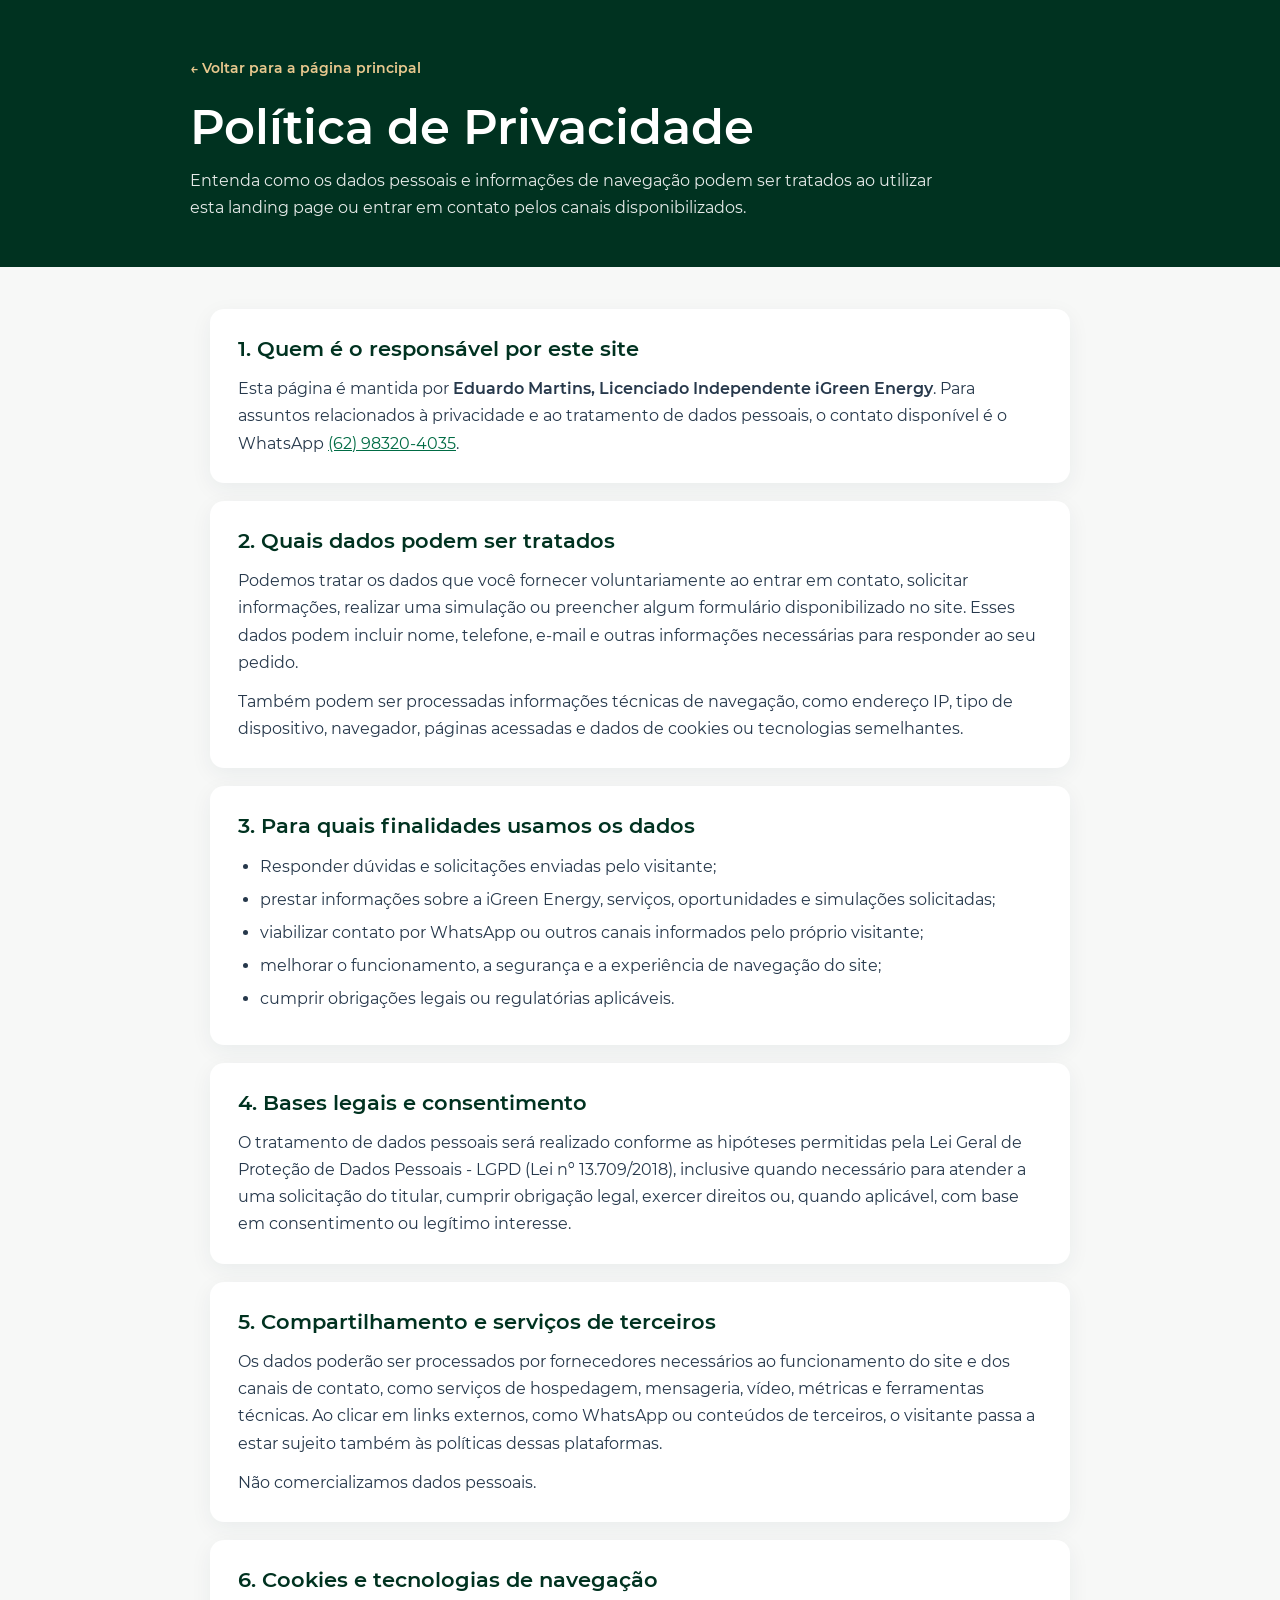
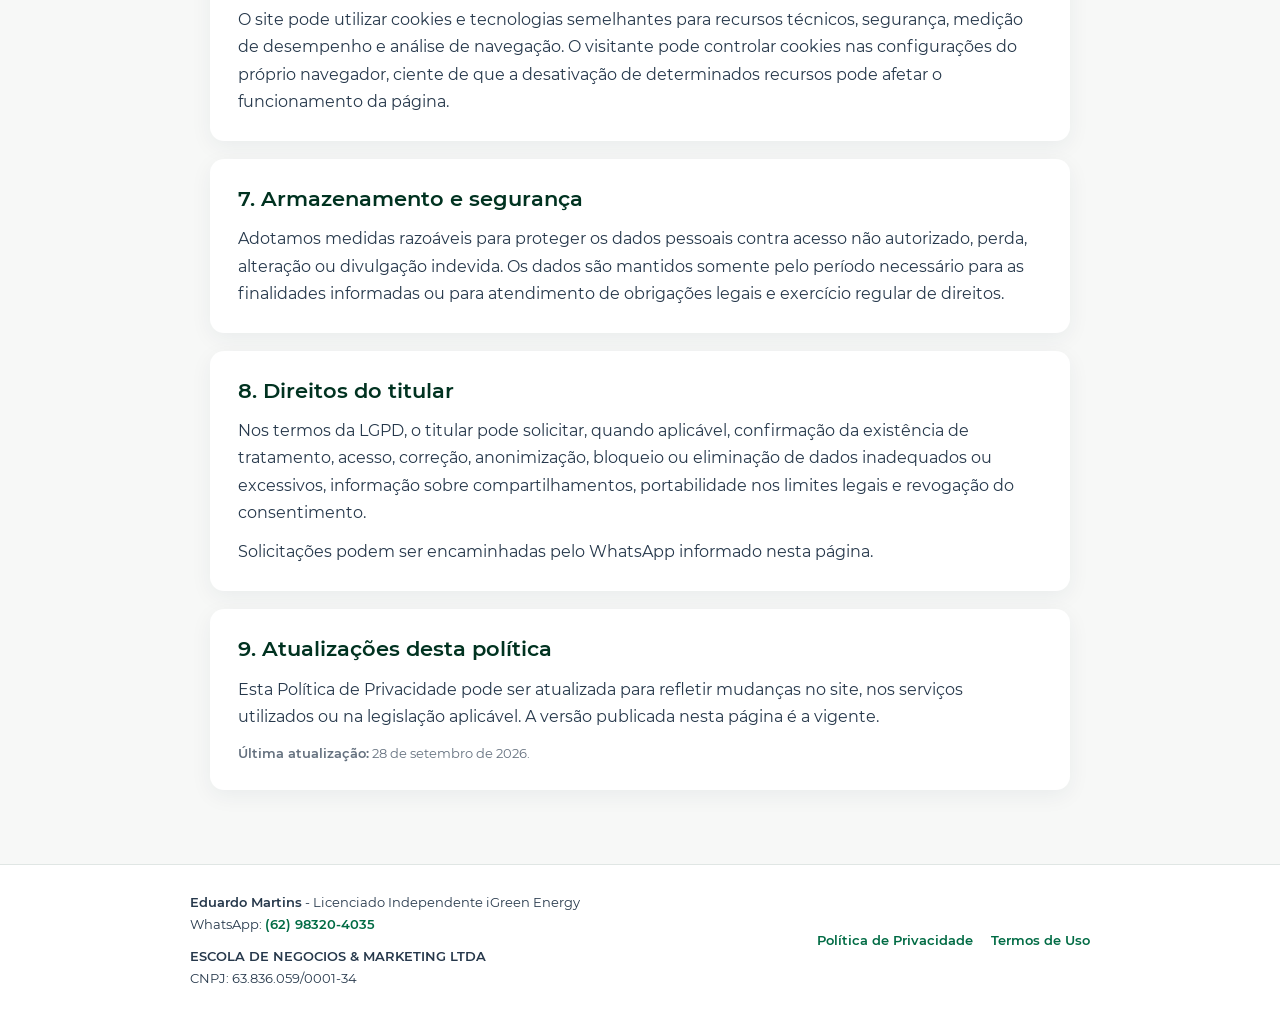
<file: politica-de-privacidade/index.html>
<!doctype html>
<html lang="pt-BR">
<head>
  <meta charset="utf-8">
  <meta name="viewport" content="width=device-width, initial-scale=1">
  <title>Política de Privacidade | Eduardo Martins - iGreen Energy</title>
  <link rel="canonical" href="https://eduardomartinsigreen.com.br/politica-de-privacidade/">
  <meta name="robots" content="index,follow">
  <link rel="icon" href="../favicon.ico">
  <link rel="stylesheet" href="../static/FontList.css">
  <style>
    *{box-sizing:border-box}
    html{scroll-behavior:smooth}
    body{margin:0;background:#f7f8f7;color:#26384b;font-family:'Montserrat',sans-serif;line-height:1.7}
    .legal-hero{background:#003220;color:#fff;padding:54px 20px 46px}
    .legal-wrap{max-width:900px;margin:0 auto}
    .back-link{display:inline-block;color:#e8c88e;text-decoration:none;font-family:'Montserrat Semi Bold',sans-serif;font-size:14px;margin-bottom:20px}
    .back-link:hover{text-decoration:underline}
    h1{font-family:'Montserrat Semi Bold',sans-serif;font-size:clamp(30px,5vw,48px);line-height:1.12;margin:0 0 12px}
    .legal-intro{margin:0;max-width:760px;font-size:16px;color:rgba(255,255,255,.9)}
    .legal-main{max-width:900px;margin:0 auto;padding:42px 20px 56px}
    .legal-section{background:#fff;border-radius:14px;padding:26px 28px;margin:0 0 18px;box-shadow:0 6px 22px rgba(23,48,73,.06)}
    h2{font-family:'Montserrat Semi Bold',sans-serif;font-size:21px;line-height:1.35;color:#003220;margin:0 0 12px}
    p{margin:0 0 12px}
    p:last-child{margin-bottom:0}
    ul{margin:10px 0 0;padding-left:22px}
    li{margin:6px 0}
    a{color:#006b44}
    strong{font-family:'Montserrat Semi Bold',sans-serif;font-weight:600}
    .legal-note{font-size:13px;color:#65717f}
    .legal-footer{background:#fff;border-top:1px solid rgba(0,50,32,.12);padding:26px 20px;font-size:13px}
    .legal-footer .legal-wrap{display:flex;gap:14px 26px;justify-content:space-between;flex-wrap:wrap;align-items:center}
    .legal-footer nav{display:flex;gap:18px;flex-wrap:wrap}
    .legal-cnpj{margin-top:10px}.legal-footer a{font-family:'Montserrat Semi Bold',sans-serif;text-decoration:none}
    @media(max-width:600px){.legal-hero{padding-top:38px}.legal-main{padding-top:28px}.legal-section{padding:22px 20px}}
  </style>
</head>
<body>
  <header class="legal-hero">
    <div class="legal-wrap">
      <a class="back-link" href="/">← Voltar para a página principal</a>
      <h1>Política de Privacidade</h1>
      <p class="legal-intro">Entenda como os dados pessoais e informações de navegação podem ser tratados ao utilizar esta landing page ou entrar em contato pelos canais disponibilizados.</p>
    </div>
  </header>
  <main class="legal-main">
    <section class="legal-section"><h2>1. Quem é o responsável por este site</h2><p>Esta página é mantida por <strong>Eduardo Martins, Licenciado Independente iGreen Energy</strong>. Para assuntos relacionados à privacidade e ao tratamento de dados pessoais, o contato disponível é o WhatsApp <a href="https://wa.me/5562983204035" target="_blank" rel="noopener noreferrer">(62) 98320-4035</a>.</p></section>
<section class="legal-section"><h2>2. Quais dados podem ser tratados</h2><p>Podemos tratar os dados que você fornecer voluntariamente ao entrar em contato, solicitar informações, realizar uma simulação ou preencher algum formulário disponibilizado no site. Esses dados podem incluir nome, telefone, e-mail e outras informações necessárias para responder ao seu pedido.</p><p>Também podem ser processadas informações técnicas de navegação, como endereço IP, tipo de dispositivo, navegador, páginas acessadas e dados de cookies ou tecnologias semelhantes.</p></section>
<section class="legal-section"><h2>3. Para quais finalidades usamos os dados</h2><ul><li>Responder dúvidas e solicitações enviadas pelo visitante;</li><li>prestar informações sobre a iGreen Energy, serviços, oportunidades e simulações solicitadas;</li><li>viabilizar contato por WhatsApp ou outros canais informados pelo próprio visitante;</li><li>melhorar o funcionamento, a segurança e a experiência de navegação do site;</li><li>cumprir obrigações legais ou regulatórias aplicáveis.</li></ul></section>
<section class="legal-section"><h2>4. Bases legais e consentimento</h2><p>O tratamento de dados pessoais será realizado conforme as hipóteses permitidas pela Lei Geral de Proteção de Dados Pessoais - LGPD (Lei nº 13.709/2018), inclusive quando necessário para atender a uma solicitação do titular, cumprir obrigação legal, exercer direitos ou, quando aplicável, com base em consentimento ou legítimo interesse.</p></section>
<section class="legal-section"><h2>5. Compartilhamento e serviços de terceiros</h2><p>Os dados poderão ser processados por fornecedores necessários ao funcionamento do site e dos canais de contato, como serviços de hospedagem, mensageria, vídeo, métricas e ferramentas técnicas. Ao clicar em links externos, como WhatsApp ou conteúdos de terceiros, o visitante passa a estar sujeito também às políticas dessas plataformas.</p><p>Não comercializamos dados pessoais.</p></section>
<section class="legal-section"><h2>6. Cookies e tecnologias de navegação</h2><p>O site pode utilizar cookies e tecnologias semelhantes para recursos técnicos, segurança, medição de desempenho e análise de navegação. O visitante pode controlar cookies nas configurações do próprio navegador, ciente de que a desativação de determinados recursos pode afetar o funcionamento da página.</p></section>
<section class="legal-section"><h2>7. Armazenamento e segurança</h2><p>Adotamos medidas razoáveis para proteger os dados pessoais contra acesso não autorizado, perda, alteração ou divulgação indevida. Os dados são mantidos somente pelo período necessário para as finalidades informadas ou para atendimento de obrigações legais e exercício regular de direitos.</p></section>
<section class="legal-section"><h2>8. Direitos do titular</h2><p>Nos termos da LGPD, o titular pode solicitar, quando aplicável, confirmação da existência de tratamento, acesso, correção, anonimização, bloqueio ou eliminação de dados inadequados ou excessivos, informação sobre compartilhamentos, portabilidade nos limites legais e revogação do consentimento.</p><p>Solicitações podem ser encaminhadas pelo WhatsApp informado nesta página.</p></section>
<section class="legal-section"><h2>9. Atualizações desta política</h2><p>Esta Política de Privacidade pode ser atualizada para refletir mudanças no site, nos serviços utilizados ou na legislação aplicável. A versão publicada nesta página é a vigente.</p><p class="legal-note"><strong>Última atualização:</strong> 28 de setembro de 2026.</p></section>
  </main>
  <footer class="legal-footer">
    <div class="legal-wrap">
      <div><strong>Eduardo Martins</strong> - Licenciado Independente iGreen Energy<br>WhatsApp: <a href="https://wa.me/5562983204035" target="_blank" rel="noopener noreferrer">(62) 98320-4035</a><div class="legal-cnpj"><strong>ESCOLA DE NEGOCIOS &amp; MARKETING LTDA</strong><br>CNPJ: 63.836.059/0001-34</div></div>
      <nav><a href="../politica-de-privacidade.html">Política de Privacidade</a><a href="../termos-de-uso.html">Termos de Uso</a></nav>
    </div>
  </footer>
</body>
</html>
</file>
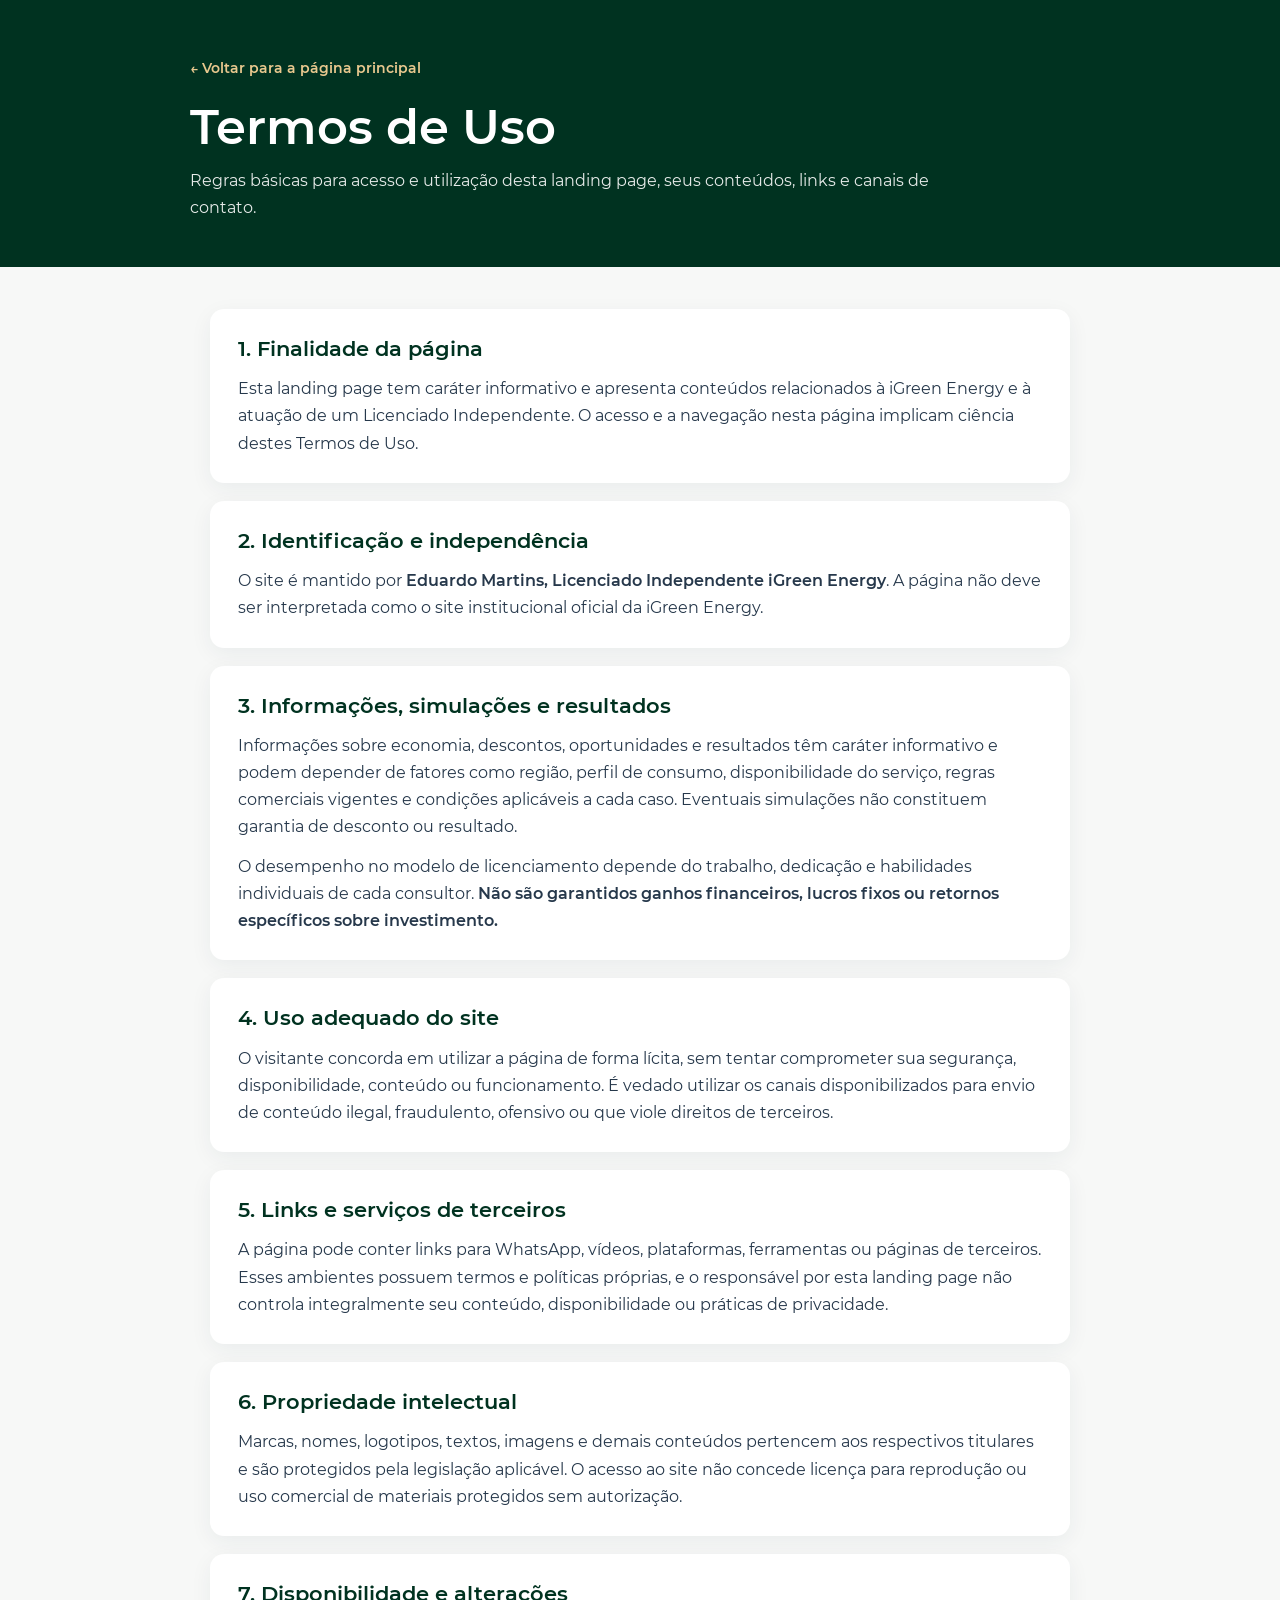
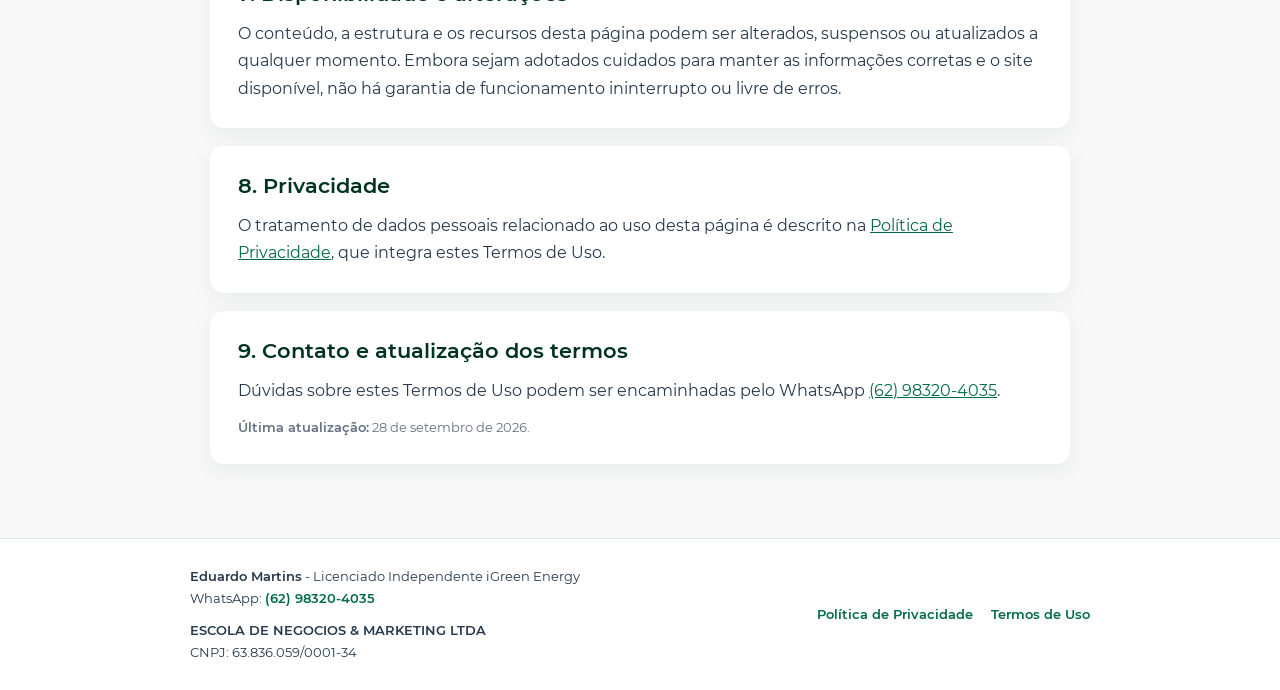
<file: termos-de-uso/index.html>
<!doctype html>
<html lang="pt-BR">
<head>
  <meta charset="utf-8">
  <meta name="viewport" content="width=device-width, initial-scale=1">
  <title>Termos de Uso | Eduardo Martins - iGreen Energy</title>
  <link rel="canonical" href="https://eduardomartinsigreen.com.br/termos-de-uso/">
  <meta name="robots" content="index,follow">
  <link rel="icon" href="../favicon.ico">
  <link rel="stylesheet" href="../static/FontList.css">
  <style>
    *{box-sizing:border-box}
    html{scroll-behavior:smooth}
    body{margin:0;background:#f7f8f7;color:#26384b;font-family:'Montserrat',sans-serif;line-height:1.7}
    .legal-hero{background:#003220;color:#fff;padding:54px 20px 46px}
    .legal-wrap{max-width:900px;margin:0 auto}
    .back-link{display:inline-block;color:#e8c88e;text-decoration:none;font-family:'Montserrat Semi Bold',sans-serif;font-size:14px;margin-bottom:20px}
    .back-link:hover{text-decoration:underline}
    h1{font-family:'Montserrat Semi Bold',sans-serif;font-size:clamp(30px,5vw,48px);line-height:1.12;margin:0 0 12px}
    .legal-intro{margin:0;max-width:760px;font-size:16px;color:rgba(255,255,255,.9)}
    .legal-main{max-width:900px;margin:0 auto;padding:42px 20px 56px}
    .legal-section{background:#fff;border-radius:14px;padding:26px 28px;margin:0 0 18px;box-shadow:0 6px 22px rgba(23,48,73,.06)}
    h2{font-family:'Montserrat Semi Bold',sans-serif;font-size:21px;line-height:1.35;color:#003220;margin:0 0 12px}
    p{margin:0 0 12px}
    p:last-child{margin-bottom:0}
    ul{margin:10px 0 0;padding-left:22px}
    li{margin:6px 0}
    a{color:#006b44}
    strong{font-family:'Montserrat Semi Bold',sans-serif;font-weight:600}
    .legal-note{font-size:13px;color:#65717f}
    .legal-footer{background:#fff;border-top:1px solid rgba(0,50,32,.12);padding:26px 20px;font-size:13px}
    .legal-footer .legal-wrap{display:flex;gap:14px 26px;justify-content:space-between;flex-wrap:wrap;align-items:center}
    .legal-footer nav{display:flex;gap:18px;flex-wrap:wrap}
    .legal-cnpj{margin-top:10px}.legal-footer a{font-family:'Montserrat Semi Bold',sans-serif;text-decoration:none}
    @media(max-width:600px){.legal-hero{padding-top:38px}.legal-main{padding-top:28px}.legal-section{padding:22px 20px}}
  </style>
</head>
<body>
  <header class="legal-hero">
    <div class="legal-wrap">
      <a class="back-link" href="/">← Voltar para a página principal</a>
      <h1>Termos de Uso</h1>
      <p class="legal-intro">Regras básicas para acesso e utilização desta landing page, seus conteúdos, links e canais de contato.</p>
    </div>
  </header>
  <main class="legal-main">
    <section class="legal-section"><h2>1. Finalidade da página</h2><p>Esta landing page tem caráter informativo e apresenta conteúdos relacionados à iGreen Energy e à atuação de um Licenciado Independente. O acesso e a navegação nesta página implicam ciência destes Termos de Uso.</p></section>
<section class="legal-section"><h2>2. Identificação e independência</h2><p>O site é mantido por <strong>Eduardo Martins, Licenciado Independente iGreen Energy</strong>. A página não deve ser interpretada como o site institucional oficial da iGreen Energy.</p></section>
<section class="legal-section"><h2>3. Informações, simulações e resultados</h2><p>Informações sobre economia, descontos, oportunidades e resultados têm caráter informativo e podem depender de fatores como região, perfil de consumo, disponibilidade do serviço, regras comerciais vigentes e condições aplicáveis a cada caso. Eventuais simulações não constituem garantia de desconto ou resultado.</p><p>O desempenho no modelo de licenciamento depende do trabalho, dedicação e habilidades individuais de cada consultor. <strong>Não são garantidos ganhos financeiros, lucros fixos ou retornos específicos sobre investimento.</strong></p></section>
<section class="legal-section"><h2>4. Uso adequado do site</h2><p>O visitante concorda em utilizar a página de forma lícita, sem tentar comprometer sua segurança, disponibilidade, conteúdo ou funcionamento. É vedado utilizar os canais disponibilizados para envio de conteúdo ilegal, fraudulento, ofensivo ou que viole direitos de terceiros.</p></section>
<section class="legal-section"><h2>5. Links e serviços de terceiros</h2><p>A página pode conter links para WhatsApp, vídeos, plataformas, ferramentas ou páginas de terceiros. Esses ambientes possuem termos e políticas próprias, e o responsável por esta landing page não controla integralmente seu conteúdo, disponibilidade ou práticas de privacidade.</p></section>
<section class="legal-section"><h2>6. Propriedade intelectual</h2><p>Marcas, nomes, logotipos, textos, imagens e demais conteúdos pertencem aos respectivos titulares e são protegidos pela legislação aplicável. O acesso ao site não concede licença para reprodução ou uso comercial de materiais protegidos sem autorização.</p></section>
<section class="legal-section"><h2>7. Disponibilidade e alterações</h2><p>O conteúdo, a estrutura e os recursos desta página podem ser alterados, suspensos ou atualizados a qualquer momento. Embora sejam adotados cuidados para manter as informações corretas e o site disponível, não há garantia de funcionamento ininterrupto ou livre de erros.</p></section>
<section class="legal-section"><h2>8. Privacidade</h2><p>O tratamento de dados pessoais relacionado ao uso desta página é descrito na <a href="../politica-de-privacidade.html">Política de Privacidade</a>, que integra estes Termos de Uso.</p></section>
<section class="legal-section"><h2>9. Contato e atualização dos termos</h2><p>Dúvidas sobre estes Termos de Uso podem ser encaminhadas pelo WhatsApp <a href="https://wa.me/5562983204035" target="_blank" rel="noopener noreferrer">(62) 98320-4035</a>.</p><p class="legal-note"><strong>Última atualização:</strong> 28 de setembro de 2026.</p></section>
  </main>
  <footer class="legal-footer">
    <div class="legal-wrap">
      <div><strong>Eduardo Martins</strong> - Licenciado Independente iGreen Energy<br>WhatsApp: <a href="https://wa.me/5562983204035" target="_blank" rel="noopener noreferrer">(62) 98320-4035</a><div class="legal-cnpj"><strong>ESCOLA DE NEGOCIOS &amp; MARKETING LTDA</strong><br>CNPJ: 63.836.059/0001-34</div></div>
      <nav><a href="../politica-de-privacidade.html">Política de Privacidade</a><a href="../termos-de-uso.html">Termos de Uso</a></nav>
    </div>
  </footer>
</body>
</html>
</file>
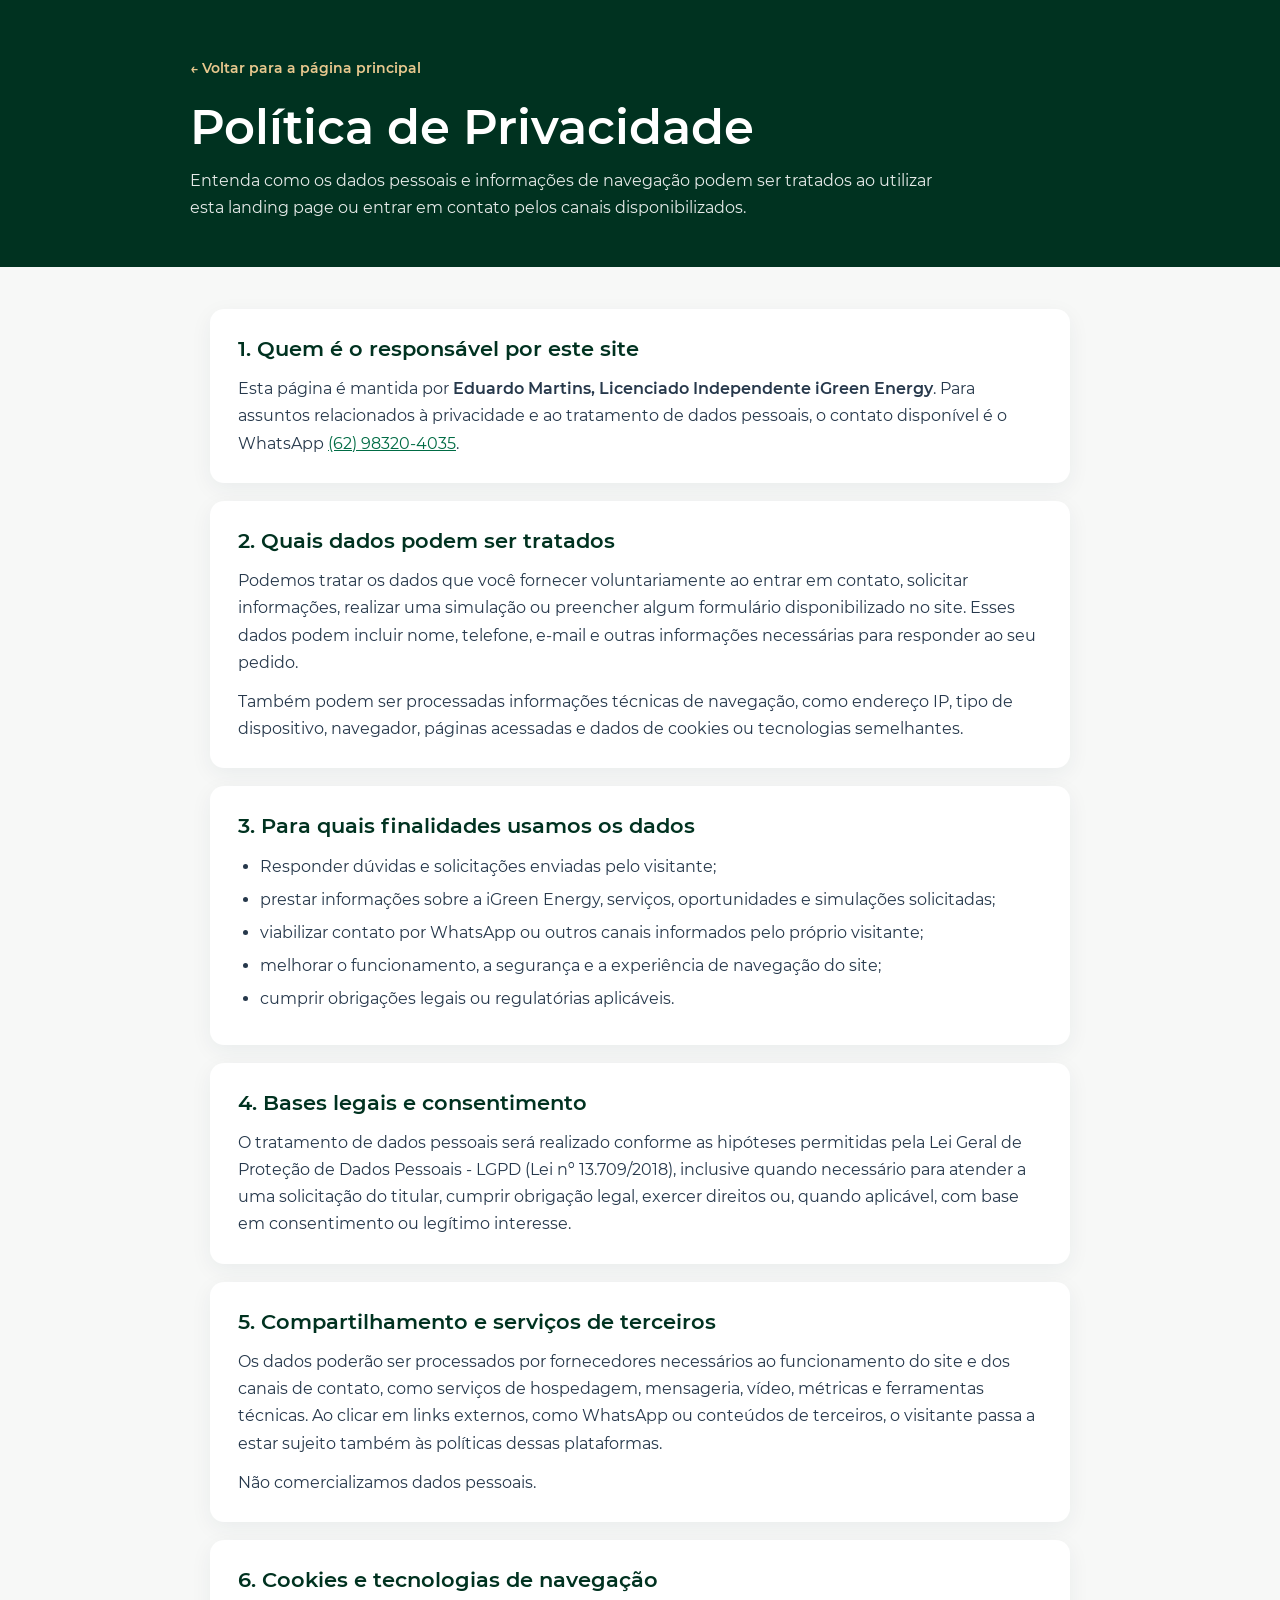
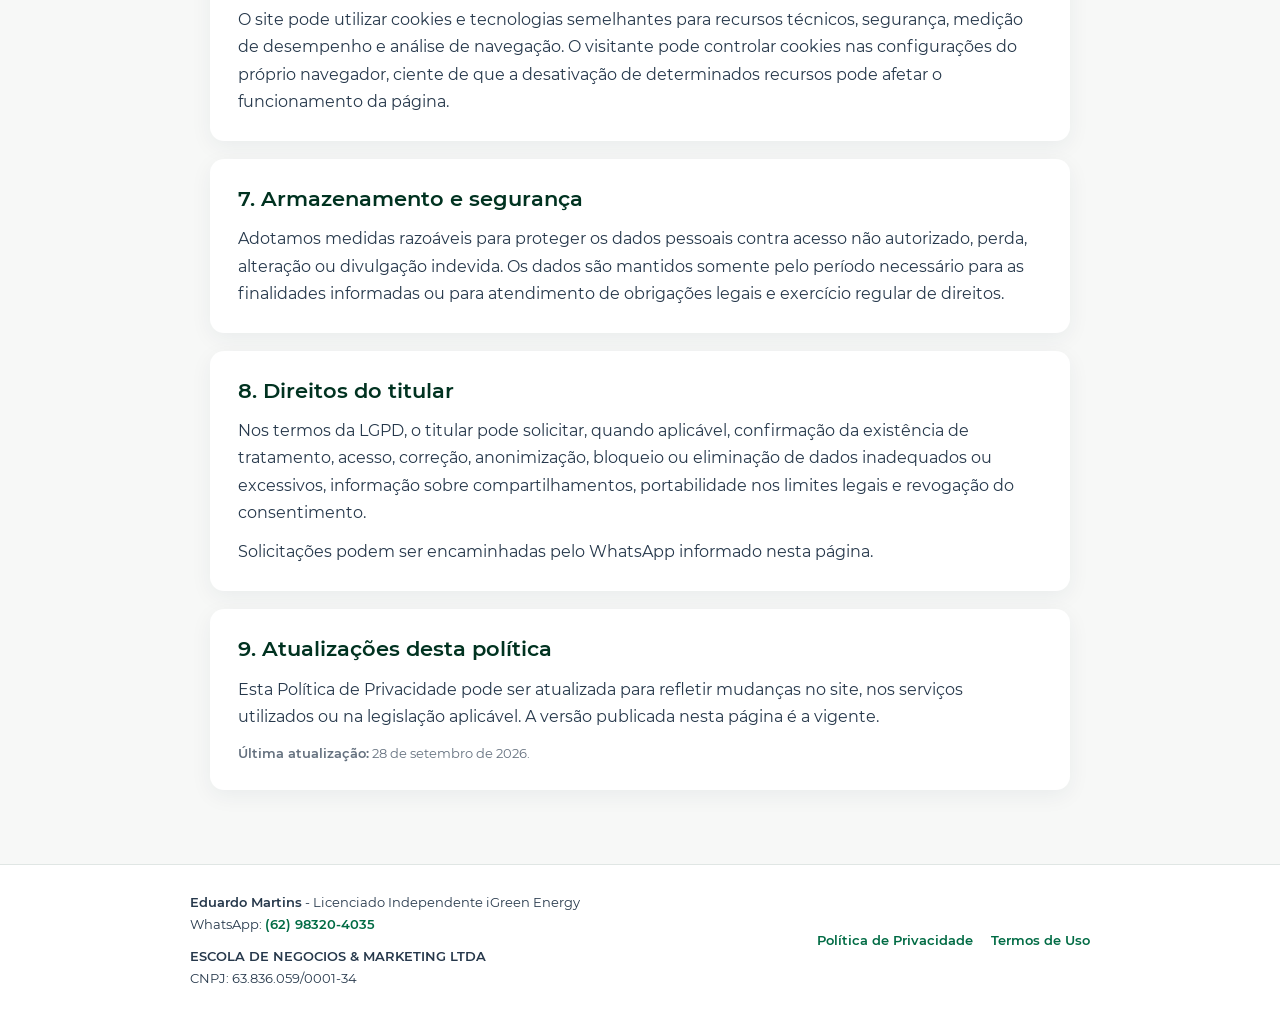
<file: politica-de-privacidade.html>
<!doctype html>
<html lang="pt-BR">
<head>
  <meta charset="utf-8">
  <meta name="viewport" content="width=device-width, initial-scale=1">
  <title>Política de Privacidade | Eduardo Martins - iGreen Energy</title>
  <link rel="canonical" href="https://eduardomartinsigreen.com.br/politica-de-privacidade/">
  <meta name="robots" content="index,follow">
  <link rel="icon" href="favicon.ico">
  <link rel="stylesheet" href="static/FontList.css">
  <style>
    *{box-sizing:border-box}
    html{scroll-behavior:smooth}
    body{margin:0;background:#f7f8f7;color:#26384b;font-family:'Montserrat',sans-serif;line-height:1.7}
    .legal-hero{background:#003220;color:#fff;padding:54px 20px 46px}
    .legal-wrap{max-width:900px;margin:0 auto}
    .back-link{display:inline-block;color:#e8c88e;text-decoration:none;font-family:'Montserrat Semi Bold',sans-serif;font-size:14px;margin-bottom:20px}
    .back-link:hover{text-decoration:underline}
    h1{font-family:'Montserrat Semi Bold',sans-serif;font-size:clamp(30px,5vw,48px);line-height:1.12;margin:0 0 12px}
    .legal-intro{margin:0;max-width:760px;font-size:16px;color:rgba(255,255,255,.9)}
    .legal-main{max-width:900px;margin:0 auto;padding:42px 20px 56px}
    .legal-section{background:#fff;border-radius:14px;padding:26px 28px;margin:0 0 18px;box-shadow:0 6px 22px rgba(23,48,73,.06)}
    h2{font-family:'Montserrat Semi Bold',sans-serif;font-size:21px;line-height:1.35;color:#003220;margin:0 0 12px}
    p{margin:0 0 12px}
    p:last-child{margin-bottom:0}
    ul{margin:10px 0 0;padding-left:22px}
    li{margin:6px 0}
    a{color:#006b44}
    strong{font-family:'Montserrat Semi Bold',sans-serif;font-weight:600}
    .legal-note{font-size:13px;color:#65717f}
    .legal-footer{background:#fff;border-top:1px solid rgba(0,50,32,.12);padding:26px 20px;font-size:13px}
    .legal-footer .legal-wrap{display:flex;gap:14px 26px;justify-content:space-between;flex-wrap:wrap;align-items:center}
    .legal-footer nav{display:flex;gap:18px;flex-wrap:wrap}
    .legal-cnpj{margin-top:10px}.legal-footer a{font-family:'Montserrat Semi Bold',sans-serif;text-decoration:none}
    @media(max-width:600px){.legal-hero{padding-top:38px}.legal-main{padding-top:28px}.legal-section{padding:22px 20px}}
  </style>
</head>
<body>
  <header class="legal-hero">
    <div class="legal-wrap">
      <a class="back-link" href="/">← Voltar para a página principal</a>
      <h1>Política de Privacidade</h1>
      <p class="legal-intro">Entenda como os dados pessoais e informações de navegação podem ser tratados ao utilizar esta landing page ou entrar em contato pelos canais disponibilizados.</p>
    </div>
  </header>
  <main class="legal-main">
    <section class="legal-section"><h2>1. Quem é o responsável por este site</h2><p>Esta página é mantida por <strong>Eduardo Martins, Licenciado Independente iGreen Energy</strong>. Para assuntos relacionados à privacidade e ao tratamento de dados pessoais, o contato disponível é o WhatsApp <a href="https://wa.me/5562983204035" target="_blank" rel="noopener noreferrer">(62) 98320-4035</a>.</p></section>
<section class="legal-section"><h2>2. Quais dados podem ser tratados</h2><p>Podemos tratar os dados que você fornecer voluntariamente ao entrar em contato, solicitar informações, realizar uma simulação ou preencher algum formulário disponibilizado no site. Esses dados podem incluir nome, telefone, e-mail e outras informações necessárias para responder ao seu pedido.</p><p>Também podem ser processadas informações técnicas de navegação, como endereço IP, tipo de dispositivo, navegador, páginas acessadas e dados de cookies ou tecnologias semelhantes.</p></section>
<section class="legal-section"><h2>3. Para quais finalidades usamos os dados</h2><ul><li>Responder dúvidas e solicitações enviadas pelo visitante;</li><li>prestar informações sobre a iGreen Energy, serviços, oportunidades e simulações solicitadas;</li><li>viabilizar contato por WhatsApp ou outros canais informados pelo próprio visitante;</li><li>melhorar o funcionamento, a segurança e a experiência de navegação do site;</li><li>cumprir obrigações legais ou regulatórias aplicáveis.</li></ul></section>
<section class="legal-section"><h2>4. Bases legais e consentimento</h2><p>O tratamento de dados pessoais será realizado conforme as hipóteses permitidas pela Lei Geral de Proteção de Dados Pessoais - LGPD (Lei nº 13.709/2018), inclusive quando necessário para atender a uma solicitação do titular, cumprir obrigação legal, exercer direitos ou, quando aplicável, com base em consentimento ou legítimo interesse.</p></section>
<section class="legal-section"><h2>5. Compartilhamento e serviços de terceiros</h2><p>Os dados poderão ser processados por fornecedores necessários ao funcionamento do site e dos canais de contato, como serviços de hospedagem, mensageria, vídeo, métricas e ferramentas técnicas. Ao clicar em links externos, como WhatsApp ou conteúdos de terceiros, o visitante passa a estar sujeito também às políticas dessas plataformas.</p><p>Não comercializamos dados pessoais.</p></section>
<section class="legal-section"><h2>6. Cookies e tecnologias de navegação</h2><p>O site pode utilizar cookies e tecnologias semelhantes para recursos técnicos, segurança, medição de desempenho e análise de navegação. O visitante pode controlar cookies nas configurações do próprio navegador, ciente de que a desativação de determinados recursos pode afetar o funcionamento da página.</p></section>
<section class="legal-section"><h2>7. Armazenamento e segurança</h2><p>Adotamos medidas razoáveis para proteger os dados pessoais contra acesso não autorizado, perda, alteração ou divulgação indevida. Os dados são mantidos somente pelo período necessário para as finalidades informadas ou para atendimento de obrigações legais e exercício regular de direitos.</p></section>
<section class="legal-section"><h2>8. Direitos do titular</h2><p>Nos termos da LGPD, o titular pode solicitar, quando aplicável, confirmação da existência de tratamento, acesso, correção, anonimização, bloqueio ou eliminação de dados inadequados ou excessivos, informação sobre compartilhamentos, portabilidade nos limites legais e revogação do consentimento.</p><p>Solicitações podem ser encaminhadas pelo WhatsApp informado nesta página.</p></section>
<section class="legal-section"><h2>9. Atualizações desta política</h2><p>Esta Política de Privacidade pode ser atualizada para refletir mudanças no site, nos serviços utilizados ou na legislação aplicável. A versão publicada nesta página é a vigente.</p><p class="legal-note"><strong>Última atualização:</strong> 28 de setembro de 2026.</p></section>
  </main>
  <footer class="legal-footer">
    <div class="legal-wrap">
      <div><strong>Eduardo Martins</strong> - Licenciado Independente iGreen Energy<br>WhatsApp: <a href="https://wa.me/5562983204035" target="_blank" rel="noopener noreferrer">(62) 98320-4035</a><div class="legal-cnpj"><strong>ESCOLA DE NEGOCIOS &amp; MARKETING LTDA</strong><br>CNPJ: 63.836.059/0001-34</div></div>
      <nav><a href="politica-de-privacidade.html">Política de Privacidade</a><a href="termos-de-uso.html">Termos de Uso</a></nav>
    </div>
  </footer>
</body>
</html>
</file>
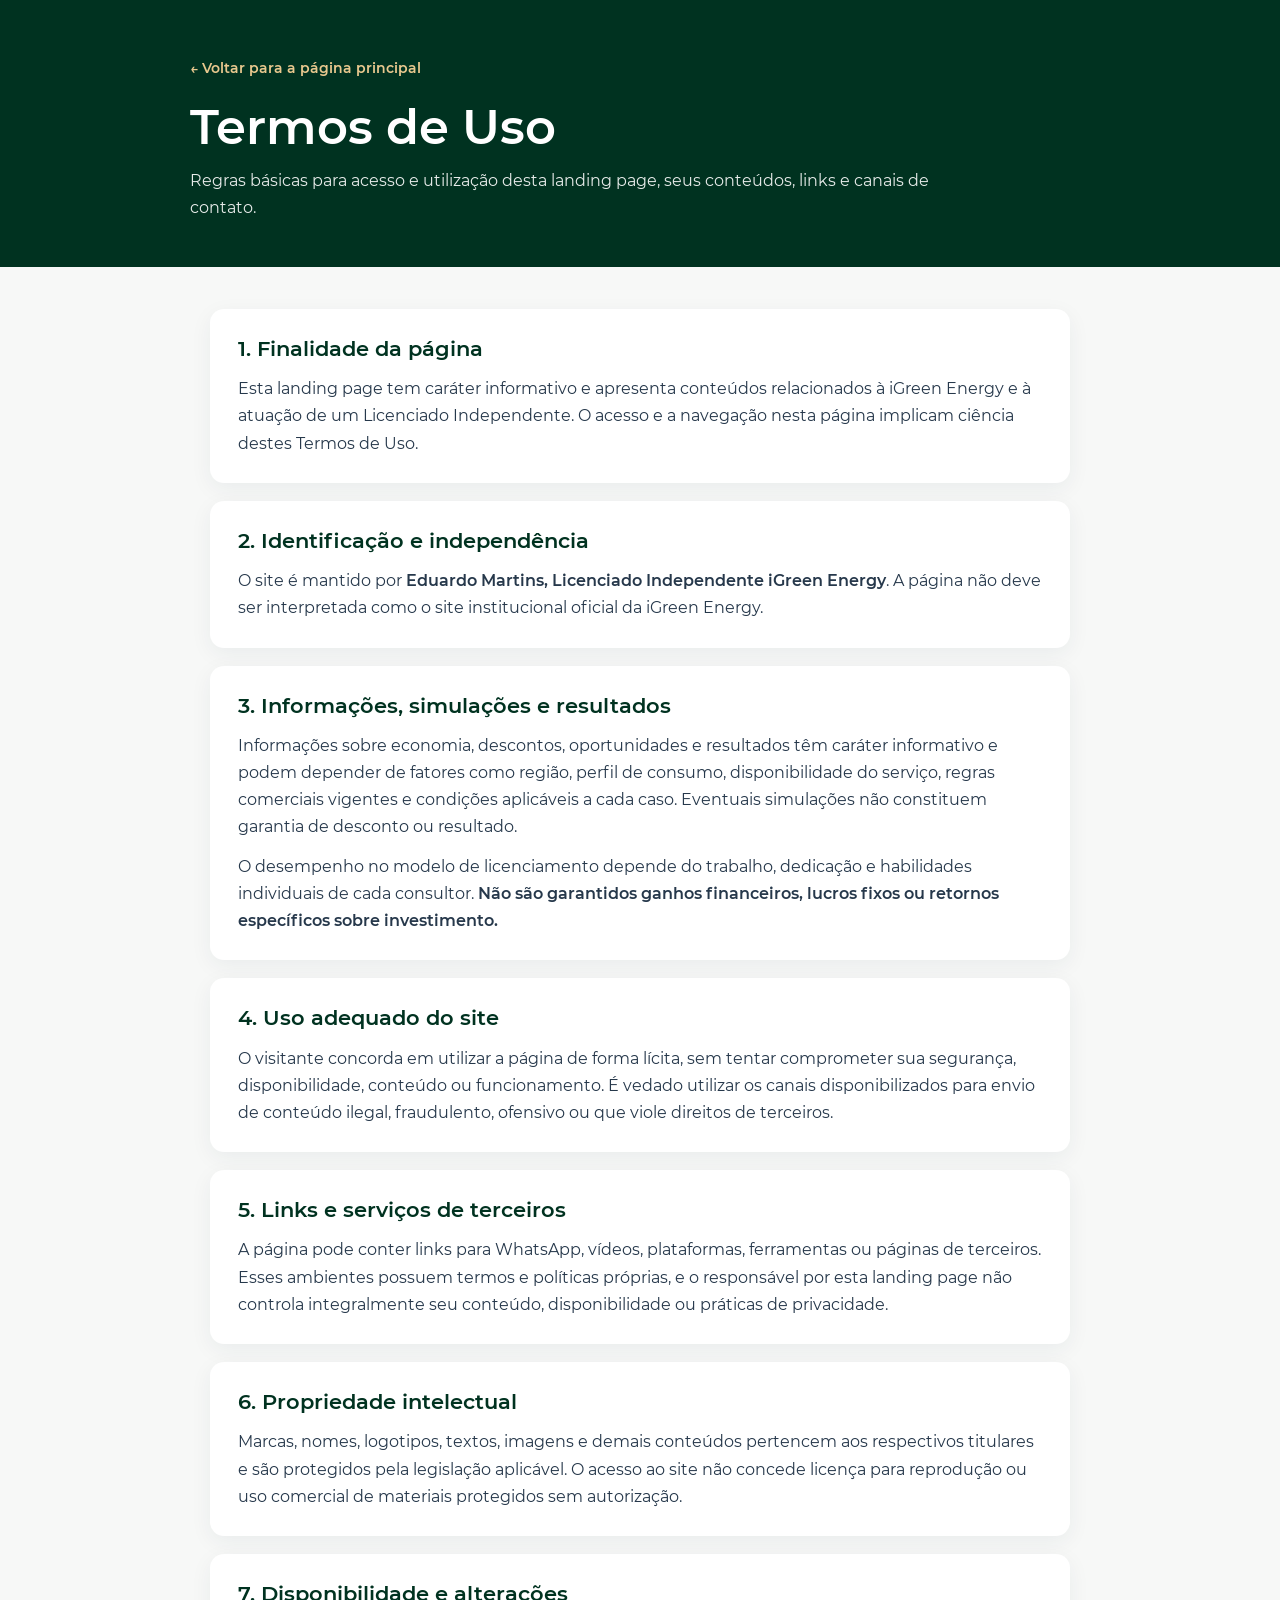
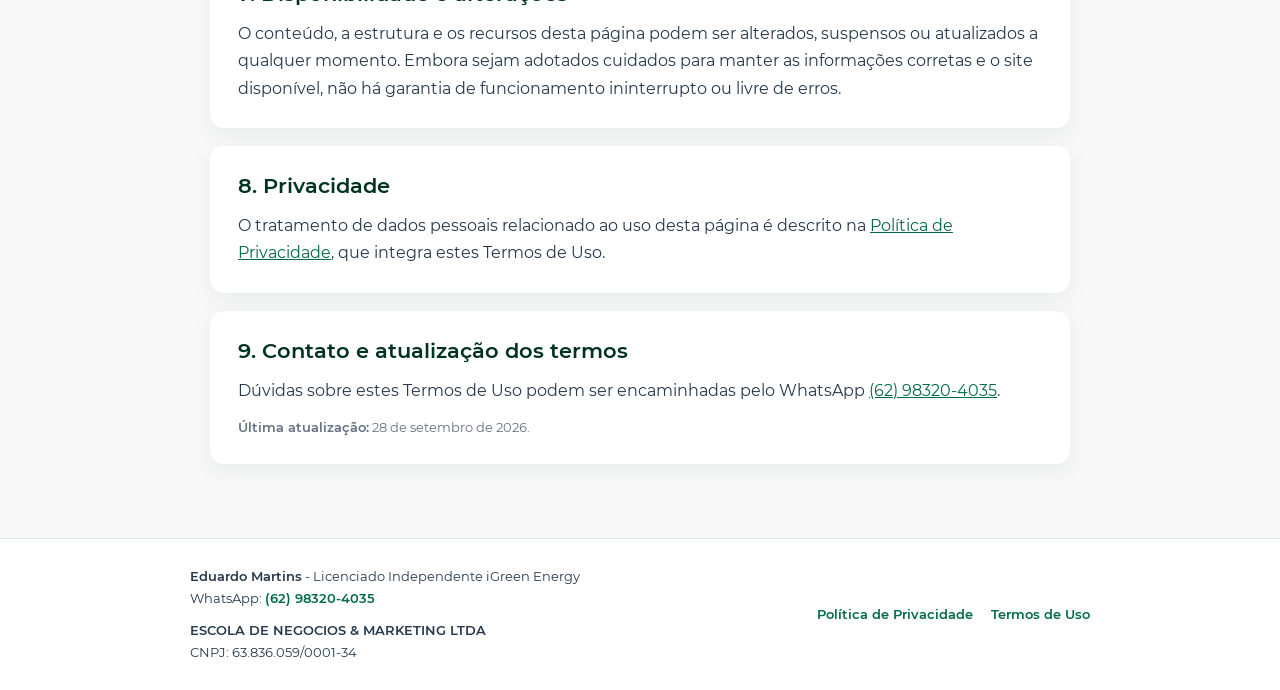
<file: termos-de-uso.html>
<!doctype html>
<html lang="pt-BR">
<head>
  <meta charset="utf-8">
  <meta name="viewport" content="width=device-width, initial-scale=1">
  <title>Termos de Uso | Eduardo Martins - iGreen Energy</title>
  <link rel="canonical" href="https://eduardomartinsigreen.com.br/termos-de-uso/">
  <meta name="robots" content="index,follow">
  <link rel="icon" href="favicon.ico">
  <link rel="stylesheet" href="static/FontList.css">
  <style>
    *{box-sizing:border-box}
    html{scroll-behavior:smooth}
    body{margin:0;background:#f7f8f7;color:#26384b;font-family:'Montserrat',sans-serif;line-height:1.7}
    .legal-hero{background:#003220;color:#fff;padding:54px 20px 46px}
    .legal-wrap{max-width:900px;margin:0 auto}
    .back-link{display:inline-block;color:#e8c88e;text-decoration:none;font-family:'Montserrat Semi Bold',sans-serif;font-size:14px;margin-bottom:20px}
    .back-link:hover{text-decoration:underline}
    h1{font-family:'Montserrat Semi Bold',sans-serif;font-size:clamp(30px,5vw,48px);line-height:1.12;margin:0 0 12px}
    .legal-intro{margin:0;max-width:760px;font-size:16px;color:rgba(255,255,255,.9)}
    .legal-main{max-width:900px;margin:0 auto;padding:42px 20px 56px}
    .legal-section{background:#fff;border-radius:14px;padding:26px 28px;margin:0 0 18px;box-shadow:0 6px 22px rgba(23,48,73,.06)}
    h2{font-family:'Montserrat Semi Bold',sans-serif;font-size:21px;line-height:1.35;color:#003220;margin:0 0 12px}
    p{margin:0 0 12px}
    p:last-child{margin-bottom:0}
    ul{margin:10px 0 0;padding-left:22px}
    li{margin:6px 0}
    a{color:#006b44}
    strong{font-family:'Montserrat Semi Bold',sans-serif;font-weight:600}
    .legal-note{font-size:13px;color:#65717f}
    .legal-footer{background:#fff;border-top:1px solid rgba(0,50,32,.12);padding:26px 20px;font-size:13px}
    .legal-footer .legal-wrap{display:flex;gap:14px 26px;justify-content:space-between;flex-wrap:wrap;align-items:center}
    .legal-footer nav{display:flex;gap:18px;flex-wrap:wrap}
    .legal-cnpj{margin-top:10px}.legal-footer a{font-family:'Montserrat Semi Bold',sans-serif;text-decoration:none}
    @media(max-width:600px){.legal-hero{padding-top:38px}.legal-main{padding-top:28px}.legal-section{padding:22px 20px}}
  </style>
</head>
<body>
  <header class="legal-hero">
    <div class="legal-wrap">
      <a class="back-link" href="/">← Voltar para a página principal</a>
      <h1>Termos de Uso</h1>
      <p class="legal-intro">Regras básicas para acesso e utilização desta landing page, seus conteúdos, links e canais de contato.</p>
    </div>
  </header>
  <main class="legal-main">
    <section class="legal-section"><h2>1. Finalidade da página</h2><p>Esta landing page tem caráter informativo e apresenta conteúdos relacionados à iGreen Energy e à atuação de um Licenciado Independente. O acesso e a navegação nesta página implicam ciência destes Termos de Uso.</p></section>
<section class="legal-section"><h2>2. Identificação e independência</h2><p>O site é mantido por <strong>Eduardo Martins, Licenciado Independente iGreen Energy</strong>. A página não deve ser interpretada como o site institucional oficial da iGreen Energy.</p></section>
<section class="legal-section"><h2>3. Informações, simulações e resultados</h2><p>Informações sobre economia, descontos, oportunidades e resultados têm caráter informativo e podem depender de fatores como região, perfil de consumo, disponibilidade do serviço, regras comerciais vigentes e condições aplicáveis a cada caso. Eventuais simulações não constituem garantia de desconto ou resultado.</p><p>O desempenho no modelo de licenciamento depende do trabalho, dedicação e habilidades individuais de cada consultor. <strong>Não são garantidos ganhos financeiros, lucros fixos ou retornos específicos sobre investimento.</strong></p></section>
<section class="legal-section"><h2>4. Uso adequado do site</h2><p>O visitante concorda em utilizar a página de forma lícita, sem tentar comprometer sua segurança, disponibilidade, conteúdo ou funcionamento. É vedado utilizar os canais disponibilizados para envio de conteúdo ilegal, fraudulento, ofensivo ou que viole direitos de terceiros.</p></section>
<section class="legal-section"><h2>5. Links e serviços de terceiros</h2><p>A página pode conter links para WhatsApp, vídeos, plataformas, ferramentas ou páginas de terceiros. Esses ambientes possuem termos e políticas próprias, e o responsável por esta landing page não controla integralmente seu conteúdo, disponibilidade ou práticas de privacidade.</p></section>
<section class="legal-section"><h2>6. Propriedade intelectual</h2><p>Marcas, nomes, logotipos, textos, imagens e demais conteúdos pertencem aos respectivos titulares e são protegidos pela legislação aplicável. O acesso ao site não concede licença para reprodução ou uso comercial de materiais protegidos sem autorização.</p></section>
<section class="legal-section"><h2>7. Disponibilidade e alterações</h2><p>O conteúdo, a estrutura e os recursos desta página podem ser alterados, suspensos ou atualizados a qualquer momento. Embora sejam adotados cuidados para manter as informações corretas e o site disponível, não há garantia de funcionamento ininterrupto ou livre de erros.</p></section>
<section class="legal-section"><h2>8. Privacidade</h2><p>O tratamento de dados pessoais relacionado ao uso desta página é descrito na <a href="politica-de-privacidade.html">Política de Privacidade</a>, que integra estes Termos de Uso.</p></section>
<section class="legal-section"><h2>9. Contato e atualização dos termos</h2><p>Dúvidas sobre estes Termos de Uso podem ser encaminhadas pelo WhatsApp <a href="https://wa.me/5562983204035" target="_blank" rel="noopener noreferrer">(62) 98320-4035</a>.</p><p class="legal-note"><strong>Última atualização:</strong> 28 de setembro de 2026.</p></section>
  </main>
  <footer class="legal-footer">
    <div class="legal-wrap">
      <div><strong>Eduardo Martins</strong> - Licenciado Independente iGreen Energy<br>WhatsApp: <a href="https://wa.me/5562983204035" target="_blank" rel="noopener noreferrer">(62) 98320-4035</a><div class="legal-cnpj"><strong>ESCOLA DE NEGOCIOS &amp; MARKETING LTDA</strong><br>CNPJ: 63.836.059/0001-34</div></div>
      <nav><a href="politica-de-privacidade.html">Política de Privacidade</a><a href="termos-de-uso.html">Termos de Uso</a></nav>
    </div>
  </footer>
</body>
</html>
</file>
<file: static/FontList.css>
/* Optimized for the published landing page.
   Only font faces actually used by this project are retained. */
@font-face {
    font-family: 'Lato';
    font-weight: 400;
    src: url("FontList/Lato/Lato.woff2") format('woff2');
}

@font-face {
    font-family: 'Lato Black';
    font-weight: 900;
    src: url("FontList/Lato/Lato-Black.woff2") format('woff2');
}

@font-face {
    font-family: 'Muli';
    src: url("FontList/Muli/Muli.woff2") format('woff2');
}

@font-face {
    font-family: 'Muli Black';
    font-weight: 900;
    src: url("FontList/Muli/Muli-Black.woff2") format('woff2');
}

@font-face {
    font-family: 'Muli Light';
    src: url("FontList/Muli/Muli-Light.woff2") format('woff2');
}

@font-face {
  font-weight: 300;
  font-family: montserrat;
  src: url('FontList/Montserrat/Montserrat-Regular.ttf') format('truetype');
}

@font-face {
    font-family: 'Montserrat Light';
    src: url("FontList/Montserrat/Montserrat-Light.ttf") format('truetype');
}

@font-face {
    font-family: 'Montserrat Semi Bold';
    src: url("FontList/Montserrat/Montserrat-SemiBold.ttf") format('truetype');
}

@font-face {
  font-weight: 300;
  font-family: comic sans ms;
  src: url('FontList/Comic-Sans-MS/Comic-Sans-MS.ttf') format('truetype');
}
</file>
